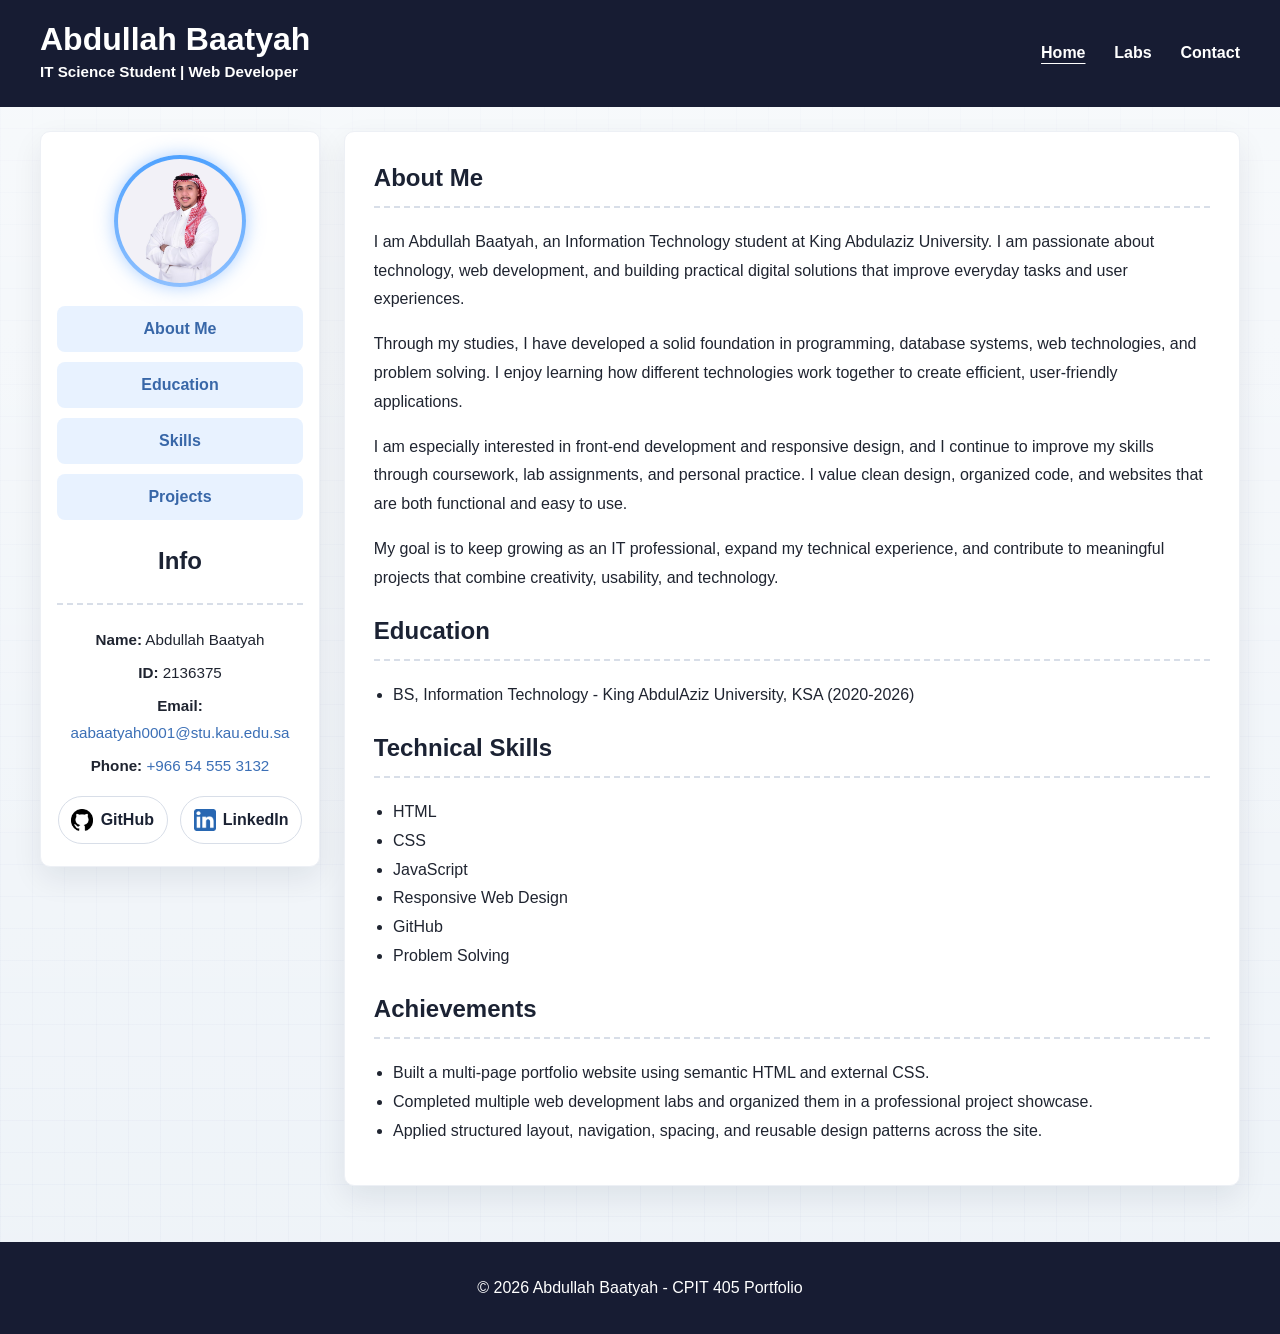
<file: index.html>
<!doctype html>
<html lang="en">
<head>
  <meta charset="utf-8">
  <meta name="viewport" content="width=device-width, initial-scale=1">
  <title>Portfolio | Home</title>
  <meta
    name="description"
    content="Personal portfolio website with CV, projects, and contact information."
  >
  <link rel="stylesheet" href="style.css">
  <link rel="icon" href="favicon.ico" sizes="any">
  <link rel="icon" href="icon.svg" type="image/svg+xml">
</head>
<body>
  <header class="site-header">
    <div class="container header-inner">
      <a class="brand" href="index.html">
        <span class="brand-title">Abdullah Baatyah</span>
        <span class="brand-subtitle">IT Science Student | Web Developer</span>
      </a>
      <nav aria-label="Main navigation">
        <ul class="nav-links">
          <li><a class="active" href="index.html">Home</a></li>
          <li><a href="projects.html">Labs</a></li>
          <li><a href="contact.html">Contact</a></li>
        </ul>
      </nav>
    </div>
  </header>

  <main class="page-shell">
    <div class="container two-column-layout">
      <aside class="sidebar-card">
        <div class="profile-photo">
          <img src="images/photoMe.jpeg" alt="Abdullah Baatyah profile photo">
        </div>

        <ul class="left-side-menu">
          <li><a href="#about_me">About Me</a></li>
          <li><a href="#education">Education</a></li>
          <li><a href="#skills">Skills</a></li>
          <li><a href="#projects">Projects</a></li>
        </ul>

        <h2>Info</h2>
        <section class="info-block">
          <p><strong>Name:</strong> Abdullah Baatyah</p>
          <p><strong>ID:</strong> 2136375</p>
          <p><strong>Email:</strong> <a href="mailto:aabaatyah0001@stu.kau.edu.sa">aabaatyah0001@stu.kau.edu.sa</a></p>
          <p><strong>Phone:</strong> <a href="tel:+966545553132">+966 54 555 3132</a></p>
        </section>

        <div class="social-links">
          <a href="https://github.com/Baatyah">
            <img src="images/github.png" alt="GitHub">
            <span>GitHub</span>
          </a>
          <a href="https://www.linkedin.com/in/abdullah-baatyah-a94991354/">
            <img src="images/linkedin.png" alt="LinkedIn">
            <span>LinkedIn</span>
          </a>
        </div>
      </aside>

      <section class="content-panel">
        <h2 id="about_me" class="title">About Me</h2>
        <div class="about">
          <p>
            I am Abdullah Baatyah, an Information Technology student at King Abdulaziz University.
            I am passionate about technology, web development, and building practical digital
            solutions that improve everyday tasks and user experiences.
          </p>

          <p>
            Through my studies, I have developed a solid foundation in programming, database systems,
            web technologies, and problem solving. I enjoy learning how different technologies work
            together to create efficient, user-friendly applications.
          </p>

          <p>
            I am especially interested in front-end development and responsive design, and I continue
            to improve my skills through coursework, lab assignments, and personal practice. I value
            clean design, organized code, and websites that are both functional and easy to use.
          </p>

          <p>
            My goal is to keep growing as an IT professional, expand my technical experience, and
            contribute to meaningful projects that combine creativity, usability, and technology.
          </p>
        </div>

        <h2 id="education" class="title">Education</h2>
        <ul class="info-list">
          <li>BS, Information Technology - King AbdulAziz University, KSA (2020-2026)</li>
        </ul>

        <h2 id="skills" class="title">Technical Skills</h2>
        <ul class="info-list">
          <li>HTML</li>
          <li>CSS</li>
          <li>JavaScript</li>
          <li>Responsive Web Design</li>
          <li>GitHub</li>
          <li>Problem Solving</li>
        </ul>

        <h2 id="projects" class="title">Achievements</h2>
        <ul class="info-list">
          <li>Built a multi-page portfolio website using semantic HTML and external CSS.</li>
          <li>Completed multiple web development labs and organized them in a professional project showcase.</li>
          <li>Applied structured layout, navigation, spacing, and reusable design patterns across the site.</li>
        </ul>
      </section>
    </div>
  </main>

  <footer class="site-footer">
    <div class="container footer-content">
      <p>&copy; 2026 Abdullah Baatyah - CPIT 405 Portfolio</p>
    </div>
  </footer>
</body>
</html>
</file>
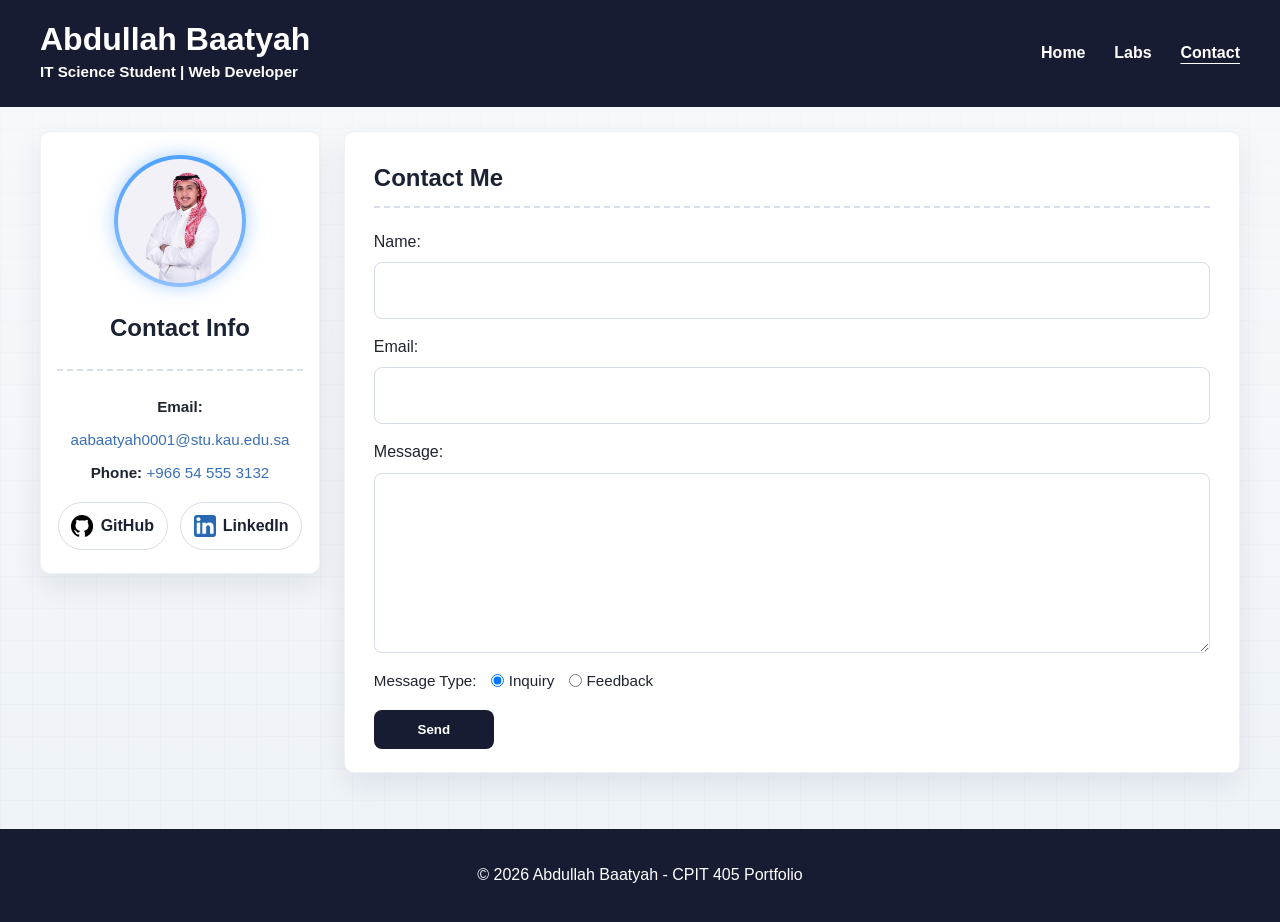
<file: contact.html>
<!doctype html>
<html lang="en">
<head>
  <meta charset="utf-8">
  <meta name="viewport" content="width=device-width, initial-scale=1">
  <title>Portfolio | Contact</title>
  <meta name="description" content="Contact page with direct contact links and a working form backend template.">
  <link rel="stylesheet" href="style.css">
  <link rel="icon" href="favicon.ico" sizes="any">
</head>
<body>
  <header class="site-header">
    <div class="container header-inner">
      <a class="brand" href="index.html">
        <span class="brand-title">Abdullah Baatyah</span>
        <span class="brand-subtitle">IT Science Student | Web Developer</span>
      </a>
      <nav aria-label="Main navigation">
        <ul class="nav-links">
          <li><a href="index.html">Home</a></li>
          <li><a href="projects.html">Labs</a></li>
          <li><a class="active" href="contact.html">Contact</a></li>
        </ul>
      </nav>
    </div>
  </header>

  <main class="page-shell">
    <div class="container two-column-layout">
      <aside class="sidebar-card">
        <div class="profile-photo">
          <img src="images/photoMe.jpeg" alt="Abdullah Baatyah profile photo">
        </div>

        <h2>Contact Info</h2>
        <section class="info-block contact-info">
          <p><strong>Email:</strong></p>
          <p><a href="mailto:aabaatyah0001@stu.kau.edu.sa">aabaatyah0001@stu.kau.edu.sa</a></p>
          <p><strong>Phone:</strong> <a href="tel:+966545553132">+966 54 555 3132</a></p>
        </section>

        <div class="social-links">
          <a href="https://github.com/Baatyah">
            <img src="images/github.png" alt="GitHub">
            <span>GitHub</span>
          </a>
          <a href="https://www.linkedin.com/in/abdullah-baatyah-a94991354/">
            <img src="images/linkedin.png" alt="LinkedIn">
            <span>LinkedIn</span>
          </a>
        </div>
      </aside>

      <section class="content-panel">
        <h1>Contact Me</h1>

        <form
          class="contact-form clean-form"
          action="https://formsubmit.co/aabaatyah0001@stu.kau.edu.sa"
          method="POST"
        >
          <input type="hidden" name="_captcha" value="false">
          <input type="hidden" name="_subject" value="New portfolio contact message">
          <input type="hidden" name="_template" value="table">

          <div class="form-row">
            <label for="name">Name:</label>
            <input id="name" name="name" type="text" required>
          </div>

          <div class="form-row">
            <label for="email">Email:</label>
            <input id="email" name="email" type="email" required>
          </div>

          <div class="form-row">
            <label for="message">Message:</label>
            <textarea id="message" name="message" required></textarea>
          </div>

          <div class="radio-row">
            <span>Message Type:</span>
            <label><input type="radio" name="message_type" value="Inquiry" checked> Inquiry</label>
            <label><input type="radio" name="message_type" value="Feedback"> Feedback</label>
          </div>

          <button class="submit-button" type="submit">Send</button>
        </form>
      </section>
    </div>
  </main>

  <footer class="site-footer">
    <div class="container footer-content">
      <p>&copy; 2026 Abdullah Baatyah - CPIT 405 Portfolio</p>
    </div>
  </footer>
</body>
</html>
</file>
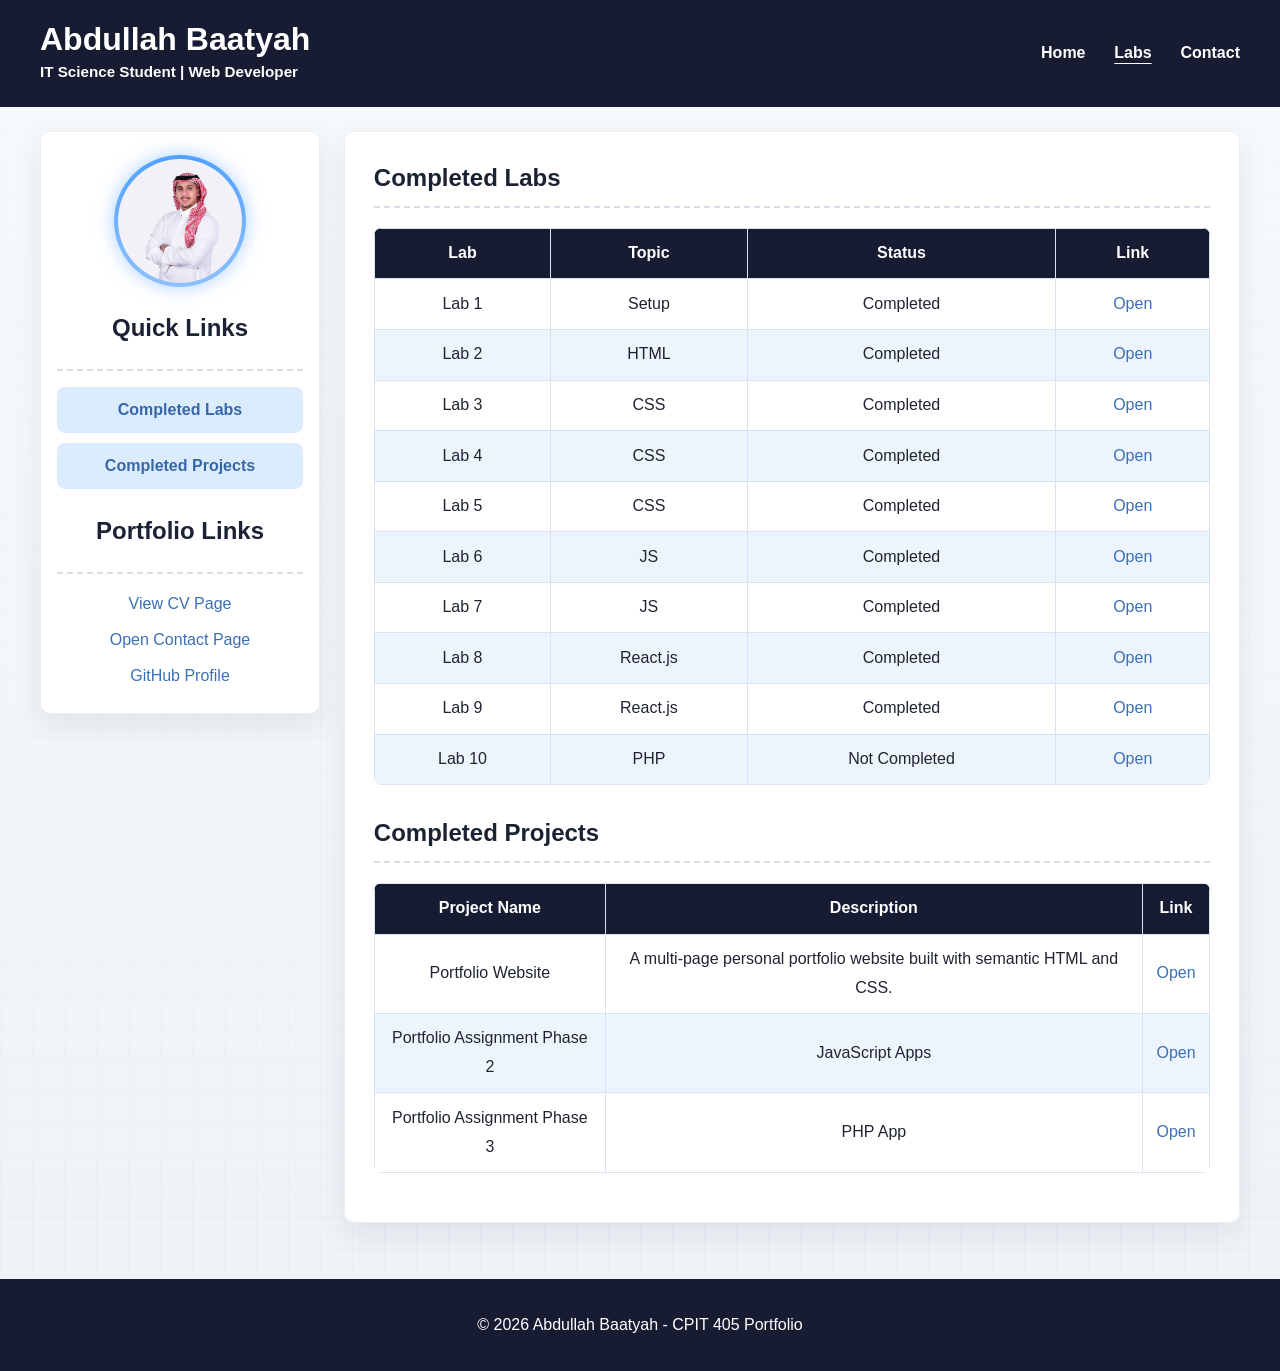
<file: projects.html>
<!doctype html>
<html lang="en">
<head>
  <meta charset="utf-8">
  <meta name="viewport" content="width=device-width, initial-scale=1">
  <title>Portfolio | Projects</title>
  <meta name="description" content="Projects and labs page with organized course work links.">
  <link rel="stylesheet" href="style.css">
  <link rel="icon" href="favicon.ico" sizes="any">
</head>
<body>
  <header class="site-header">
    <div class="container header-inner">
      <a class="brand" href="index.html">
        <span class="brand-title">Abdullah Baatyah</span>
        <span class="brand-subtitle">IT Science Student | Web Developer</span>
      </a>
      <nav aria-label="Main navigation">
        <ul class="nav-links">
          <li><a href="index.html">Home</a></li>
          <li><a class="active" href="projects.html">Labs</a></li>
          <li><a href="contact.html">Contact</a></li>
        </ul>
      </nav>
    </div>
  </header>

  <main class="page-shell">
    <div class="container two-column-layout">
      <aside class="sidebar-card">
        <div class="profile-photo">
          <img src="images/photoMe.jpeg" alt="Abdullah Baatyah profile photo">
        </div>

        <h2>Quick Links</h2>
        <section class="info-block">
          <div class="sidebar-links">
            <a class="sidebar-link active" href="#completed-labs">Completed Labs</a>
            <a class="sidebar-link active" href="#completed-projects">Completed Projects</a>
          </div>
        </section>

        <h2>Portfolio Links</h2>
        <section class="info-block">
          <div class="text-links">
            <a href="index.html">View CV Page</a>
            <a href="contact.html">Open Contact Page</a>
            <a href="https://github.com/Baatyah">GitHub Profile</a>
          </div>
        </section>
      </aside>

      <section class="content-panel">
        <h1 id="completed-labs">Completed Labs</h1>
        <table class="portfolio-table">
          <thead>
            <tr>
              <th>Lab</th>
              <th>Topic</th>
              <th>Status</th>
              <th>Link</th>
            </tr>
          </thead>
          <tbody>
            <tr>
              <td>Lab 1</td>
              <td>Setup</td>
              <td>Completed</td>
              <td><a href=https://cpit405.gitlab.io/labs/lab-1/>Open</a></td>
            </tr>
            <tr>
              <td>Lab 2</td>
              <td>HTML</td>
              <td>Completed</td>
              <td><a href="https://baatyah.github.io/CPIT405_2026_Spring/lab2/index.html">Open</a></td>
            </tr>
            <tr>
              <td>Lab 3</td>
              <td>CSS</td>
              <td>Completed</td>
              <td><a href="https://baatyah.github.io/CPIT405_2026_Spring/lab3/index.html">Open</a></td>
            </tr>
            <tr>
              <td>Lab 4</td>
              <td>CSS</td>
              <td>Completed</td>
              <td><a href="https://baatyah.github.io/CPIT405_2026_Spring/lab4/index.html">Open</a></td>
            </tr>
            <tr>
              <td>Lab 5</td>
              <td>CSS</td>
              <td>Completed</td>
              <td><a href="https://baatyah.github.io/CPIT405_2026_Spring/lab5/index.html">Open</a></td>
            </tr>
            <tr>
              <td>Lab 6</td>
              <td>JS</td>
              <td>Completed</td>
              <td><a href="https://baatyah.github.io/CPIT405_2026_Spring/lab6/index.html">Open</a></td>
            </tr>
            <tr>
                <td>Lab 7</td>
                <td>JS</td>
                <td>Completed</td>
                <td><a href="lab7/index.html">Open</a></td>
            </tr>
            <tr>
                <td>Lab 8</td>
                <td>React.js</td>
                <td>Completed</td>
                <td><a href="https://codesandbox.io/p/sandbox/wghljh">Open</a></td>
            </tr>
            <tr>
                <td>Lab 9</td>
                <td>React.js</td>
                <td>Completed</td>
                <td><a href="https://codesandbox.io/p/sandbox/rzwqf6">Open</a></td>
            </tr>
            <tr>
                <td>Lab 10</td>
                <td>PHP</td>
                <td>Not Completed</td>
                <td><a href="lab10/index.html">Open</a></td>
            </tr>

          </tbody>
        </table>

        <h2 id="completed-projects">Completed Projects</h2>
        <table class="portfolio-table">
          <thead>
            <tr>
              <th>Project Name</th>
              <th>Description</th>
              <th>Link</th>
            </tr>
          </thead>
          <tbody>
            <tr>
              <td>Portfolio Website</td>
              <td>A multi-page personal portfolio website built with semantic HTML and CSS.</td>
              <td><a href="index.html">Open</a></td>
            </tr>
             <tr>
                <td>Portfolio Assignment Phase 2</td>
                <td>JavaScript Apps </td>
                <td><a href="https://baatyah.github.io/CPIT405-Spring2026-assignment2/index.html">Open</a></td>
            </tr>
            <tr>
                <td>Portfolio Assignment Phase 3</td>
                <td>PHP App</td>
                <td><a href="https://github.com/Baatyah/CPIT405-Spring2026-assignment3">Open</a></td>
            </tr>
           
            
          </tbody>
        </table>
      </section>
    </div>
  </main>

  <footer class="site-footer">
    <div class="container footer-content">
      <p>&copy; 2026 Abdullah Baatyah - CPIT 405 Portfolio</p>
    </div>
  </footer>
</body>
</html>
</file>
<file: style.css>
:root {
  --navy: #171c33;
  --navy-soft: #1f2542;
  --blue: #5ea3ff;
  --blue-soft: #e8f2ff;
  --page-bg: #eef3f8;
  --panel: #ffffff;
  --border: #d8dee8;
  --text: #1f2430;
  --muted: #5f6b7a;
  --table-row: #eef4fd;
  --shadow: 0 12px 30px rgba(19, 26, 46, 0.08);
}

*,
*::before,
*::after {
  box-sizing: border-box;
}

body {
  margin: 0;
  color: var(--text);
  font-family: Arial, Helvetica, sans-serif;
  line-height: 1.8;
  background-color: var(--page-bg);
  background-image:
    linear-gradient(180deg, rgba(255, 255, 255, 0.55), rgba(255, 255, 255, 0)),
    linear-gradient(90deg, rgba(193, 205, 223, 0.12) 1px, transparent 1px),
    linear-gradient(rgba(193, 205, 223, 0.12) 1px, transparent 1px);
  background-size: 100% 100%, 32px 32px, 32px 32px;
  background-position: 0 0, 0 0, 0 0;
}

a {
  color: #3b6fb6;
  text-decoration: none;
}

a:hover {
  text-decoration: underline;
}

h1,
h2,
h3 {
  margin-top: 0;
  color: #1b2233;
}

.container {
  width: 100%;
  margin: 0;
}

.site-header {
  margin-top: 0;
}

.header-inner {
  display: flex;
  justify-content: space-between;
  align-items: center;
  gap: 1rem;
  padding: 1.4rem 2.5rem;
  background: var(--navy);
  color: #fff;
}

.brand {
  display: flex;
  flex-direction: column;
  color: #fff;
}

.brand:hover {
  text-decoration: none;
}

.brand-title {
  font-size: 2rem;
  font-weight: 700;
  line-height: 1.1;
}

.brand-subtitle {
  font-size: 0.95rem;
  font-weight: 700;
}

.nav-links {
  display: flex;
  list-style: none;
  gap: 1.8rem;
  margin: 0;
  padding: 0;
}

.nav-links a {
  color: #fff;
  font-weight: 700;
  padding: 0.25rem 0;
}

.nav-links a.active,
.nav-links a:hover {
  color: #ffffff;
  text-decoration: underline;
  text-underline-offset: 0.3rem;
}

.page-shell {
  padding: 0 0 2rem;
}

.two-column-layout {
  display: grid;
  grid-template-columns: 280px 1fr;
  gap: 1.5rem;
  align-items: start;
  padding: 1.5rem 2.5rem;
}

.sidebar-card,
.content-panel {
  background: var(--panel);
  border: 1px solid #edf0f5;
  border-radius: 10px;
  box-shadow: var(--shadow);
}

.sidebar-card {
  padding: 1.4rem 1rem;
  text-align: center;
}

.profile-photo {
  width: 132px;
  height: 132px;
  margin: 0 auto 1.2rem;
  border-radius: 50%;
  padding: 4px;
  overflow: hidden;
  background: linear-gradient(180deg, #4fa2ff, #8ec0ff);
  box-shadow: 0 0 18px rgba(94, 163, 255, 0.5);
}

.profile-photo img {
  display: block;
  width: 100%;
  height: 100%;
  border-radius: 50%;
  object-fit: cover;
}

.sidebar-links {
  display: grid;
  gap: 0.6rem;
  margin-bottom: 1.2rem;
}

.left-side-menu {
  display: grid;
  gap: 0.6rem;
  margin: 0 0 1.2rem;
  padding: 0;
  list-style: none;
}

.left-side-menu a {
  display: block;
  padding: 0.55rem 0.9rem;
  border-radius: 8px;
  background: var(--blue-soft);
  color: #3867a8;
  font-weight: 700;
}

.left-side-menu a:hover {
  background: #dcecff;
  text-decoration: none;
}

.sidebar-link {
  display: block;
  padding: 0.55rem 0.9rem;
  border-radius: 8px;
  background: var(--blue-soft);
  color: #3867a8;
  font-weight: 700;
}

.sidebar-link:hover,
.sidebar-link.active {
  background: #dcecff;
  text-decoration: none;
}

.info-block {
  margin-top: 1rem;
  padding-top: 1rem;
  border-top: 2px dashed var(--border);
}

.info-block h2 {
  margin-bottom: 0.75rem;
  font-size: 1.05rem;
}

.info-block p {
  margin: 0.35rem 0;
  font-size: 0.95rem;
}

.text-links {
  display: grid;
  gap: 0.45rem;
}

.social-links {
  display: flex;
  justify-content: center;
  flex-wrap: wrap;
  gap: 0.75rem;
  margin-top: 1rem;
}

.social-links a {
  display: inline-flex;
  align-items: center;
  gap: 0.45rem;
  padding: 0.55rem 0.8rem;
  border: 1px solid var(--border);
  border-radius: 999px;
  background: #fff;
  font-weight: 700;
  color: #1b2233;
}

.social-links a:hover {
  text-decoration: none;
  background: var(--blue-soft);
}

.social-links img {
  display: block;
  width: 22px;
  height: 22px;
  object-fit: contain;
}

.content-panel {
  padding: 1.45rem 1.8rem;
}

.content-panel h1,
.content-panel h2 {
  padding-bottom: 0.45rem;
  border-bottom: 2px dashed var(--border);
}

.bullet-list {
  padding-left: 1.2rem;
}

.info-list {
  padding-left: 1.2rem;
}

.title {
  padding-bottom: 0.45rem;
  border-bottom: 2px dashed var(--border);
}

.portfolio-table {
  width: 100%;
  border-collapse: collapse;
  margin-bottom: 1.6rem;
  overflow: hidden;
  border-radius: 8px;
}

.portfolio-table thead {
  background: var(--navy);
  color: #fff;
}

.portfolio-table th,
.portfolio-table td {
  padding: 0.65rem 0.85rem;
  border: 1px solid #d9e2ef;
  text-align: center;
}

.portfolio-table tbody tr:nth-child(even) {
  background: var(--table-row);
}

.contact-form {
  margin-top: 0.5rem;
}

.clean-form {
  padding: 0;
  border: 0;
  box-shadow: none;
}

.form-row {
  display: grid;
  gap: 0.35rem;
  margin-bottom: 0.9rem;
}

label {
  font-weight: 400;
}

input,
textarea {
  width: 100%;
  border: 1px solid #d6dce8;
  border-radius: 8px;
  padding: 0.8rem 0.9rem;
  font: inherit;
}

textarea {
  min-height: 180px;
  resize: vertical;
}

input:focus,
textarea:focus {
  outline: 2px solid rgba(94, 163, 255, 0.35);
  border-color: var(--blue);
}

.radio-row {
  display: flex;
  align-items: center;
  flex-wrap: wrap;
  gap: 0.9rem;
  margin-bottom: 1rem;
  font-size: 0.95rem;
}

.radio-row label {
  display: inline-flex;
  align-items: center;
  gap: 0.3rem;
}

.radio-row input {
  width: auto;
  margin: 0;
}

.submit-button {
  min-width: 120px;
  padding: 0.75rem 1.4rem;
  border: 0;
  border-radius: 8px;
  background: var(--navy);
  color: #fff;
  font-weight: 700;
  cursor: pointer;
}

.submit-button:hover {
  background: var(--navy-soft);
}

.site-footer {
  padding-bottom: 0;
}

.footer-content {
  justify-content: center;
  text-align: center;
  padding: 1rem 0;
  background: var(--navy);
  color: #fff;
}

@media (max-width: 900px) {
  .header-inner,
  .two-column-layout {
    grid-template-columns: 1fr;
    flex-direction: column;
    align-items: stretch;
  }

  .nav-links {
    justify-content: center;
    flex-wrap: wrap;
  }

  .brand {
    text-align: center;
  }
}

@media (max-width: 640px) {
  .header-inner,
  .sidebar-card,
  .content-panel {
    padding-left: 1rem;
    padding-right: 1rem;
  }

  .two-column-layout {
    padding: 1rem;
  }

  .brand-title {
    font-size: 1.5rem;
  }

  .portfolio-table {
    display: block;
    overflow-x: auto;
  }
}
</file>
